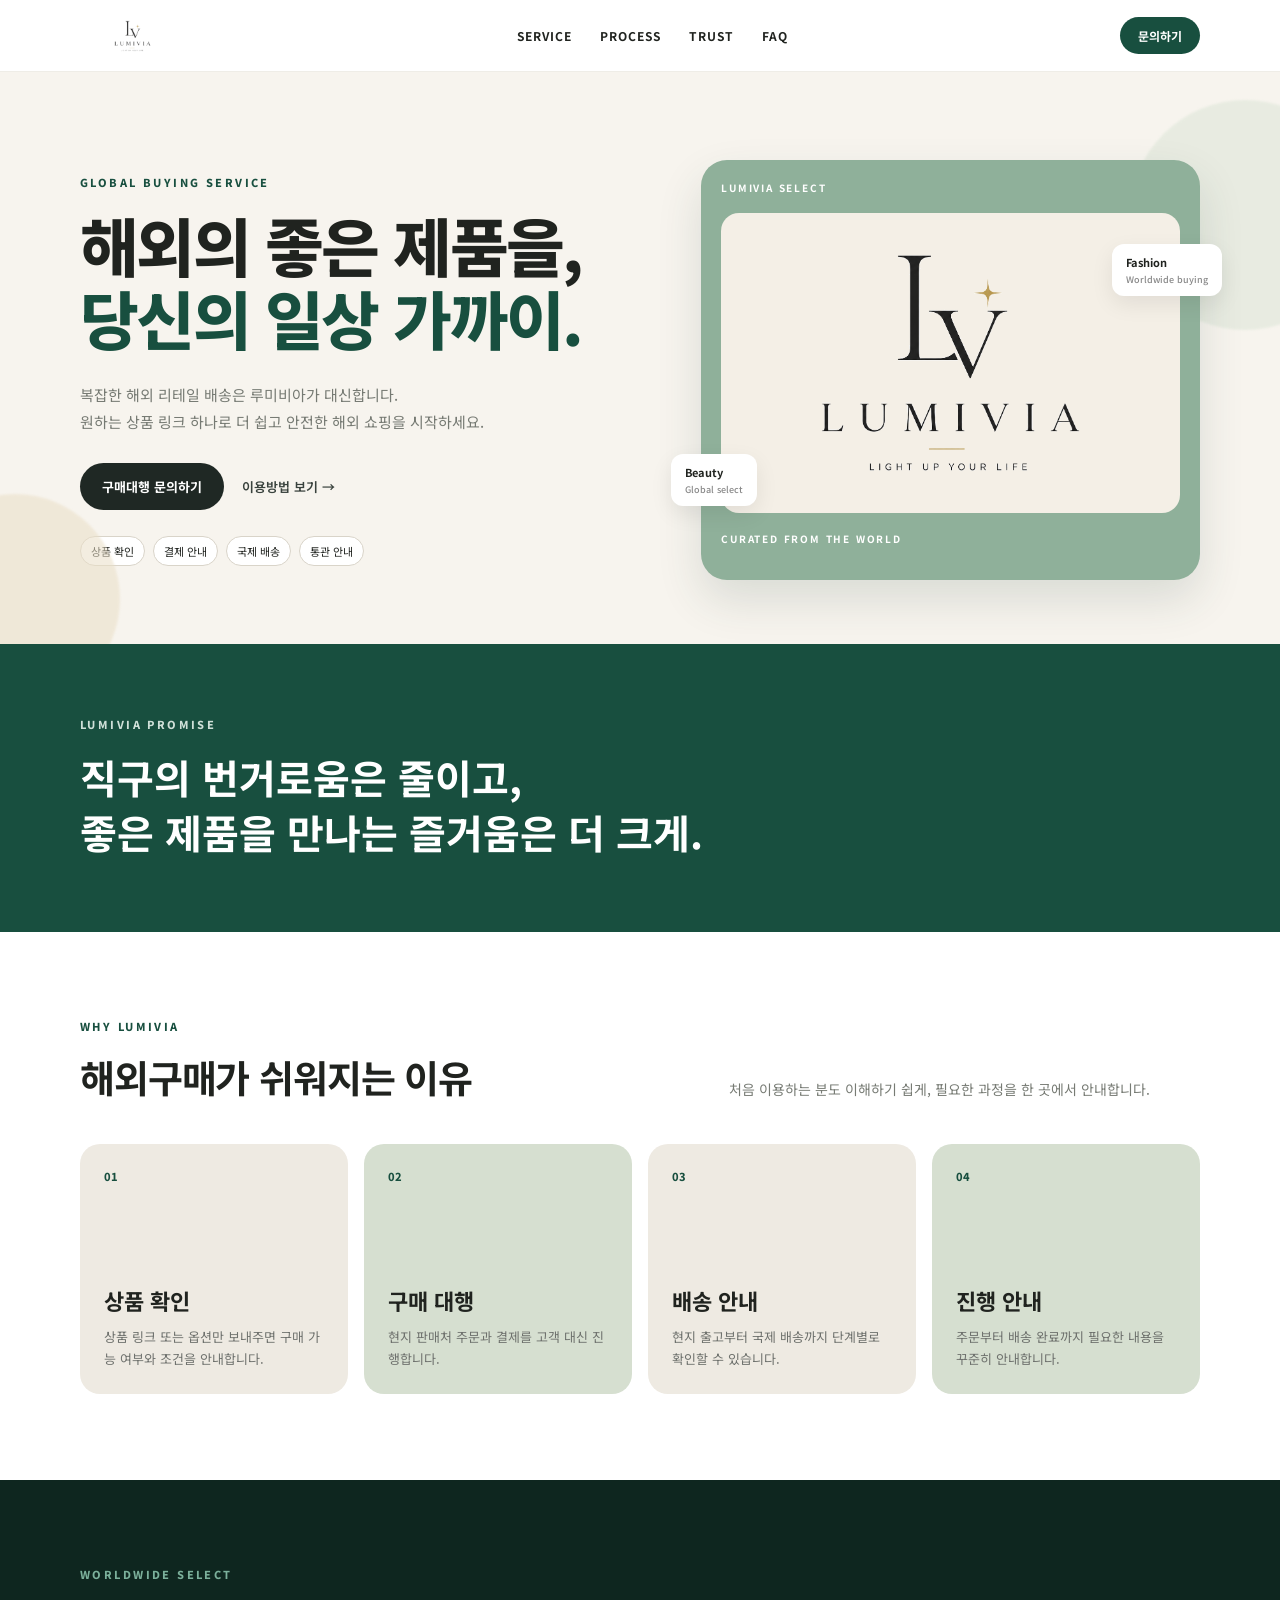
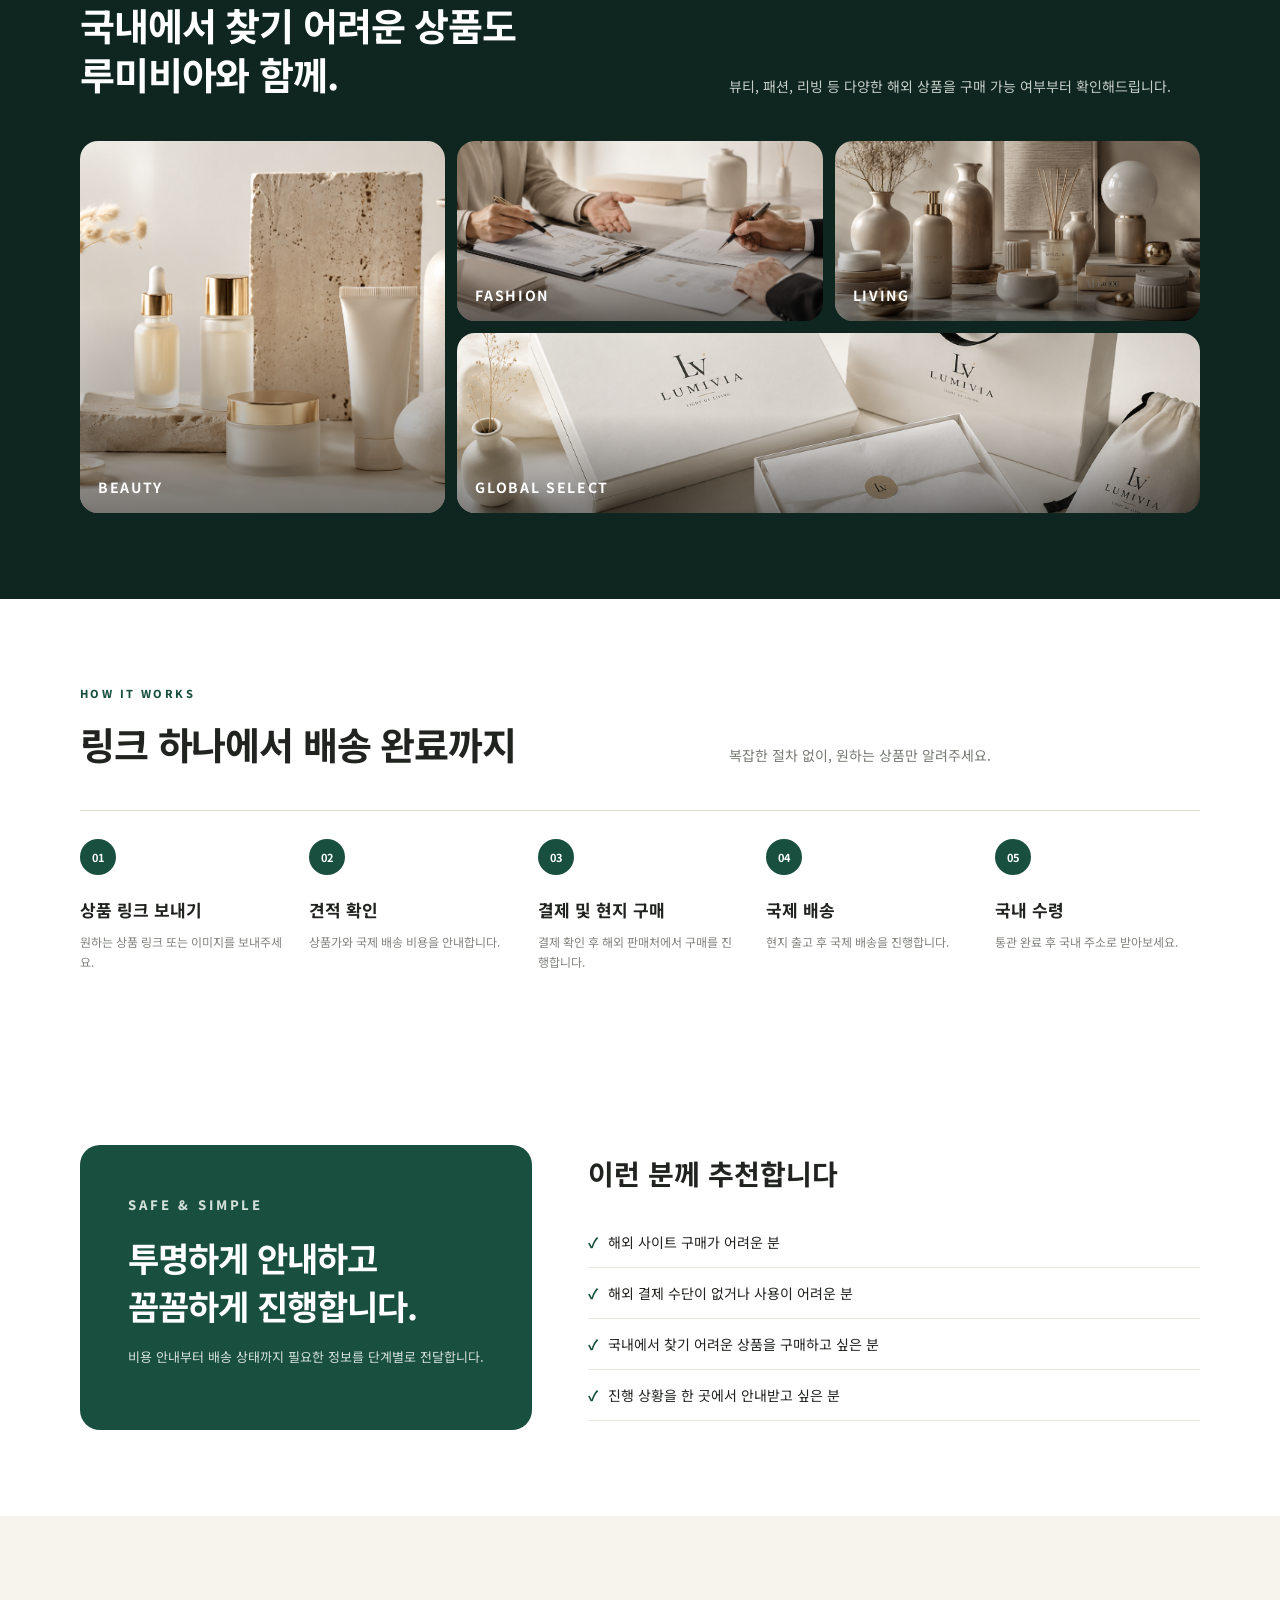
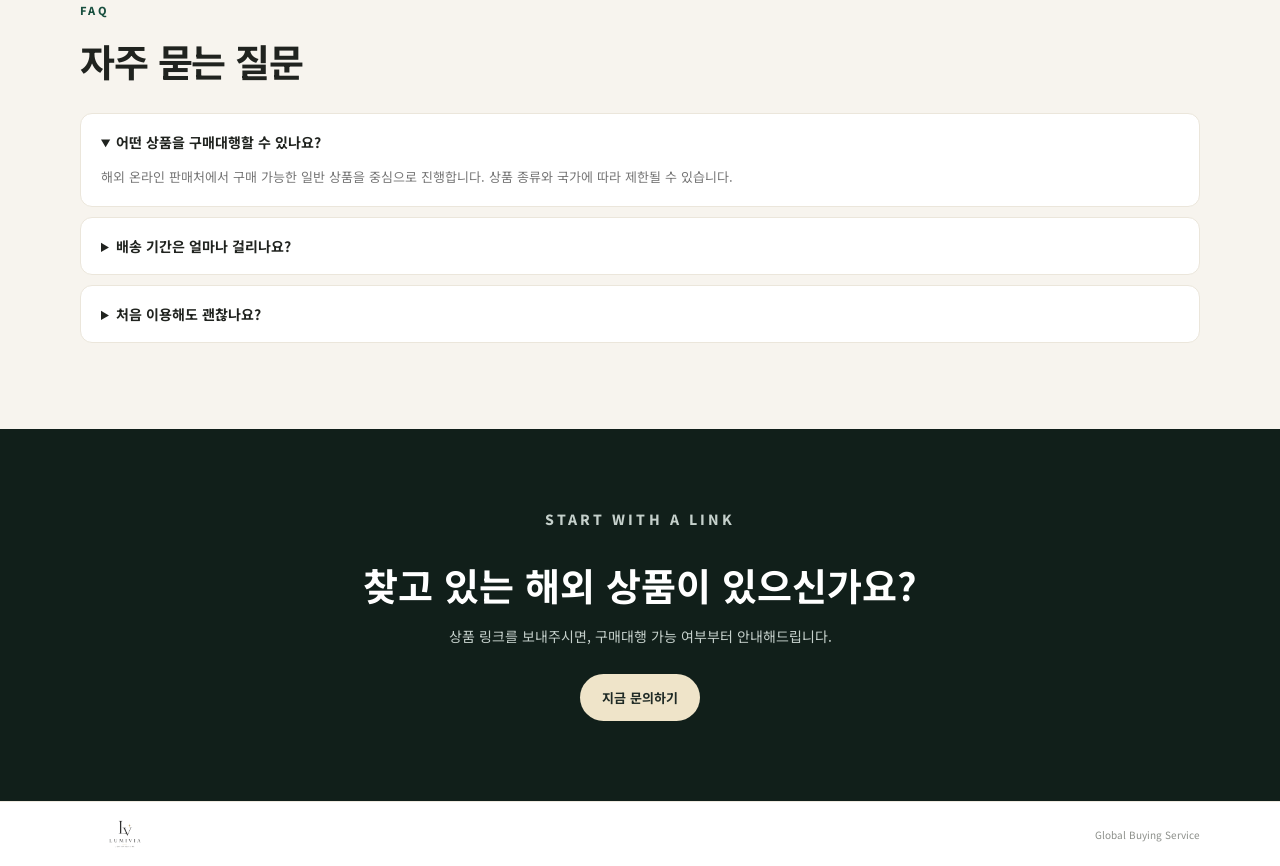
<file: index.html>
<!DOCTYPE html>
<html lang="ko">
<head>
  <meta charset="UTF-8">
  <meta name="viewport" content="width=device-width, initial-scale=1.0">
  <title>LUMIVIA | Global Buying Service</title>
  <meta name="description" content="해외의 좋은 제품을 당신의 일상 가까이. LUMIVIA 글로벌 바잉 서비스">
  <link rel="preconnect" href="https://fonts.googleapis.com">
  <link rel="preconnect" href="https://fonts.gstatic.com" crossorigin>
  <link href="https://fonts.googleapis.com/css2?family=Noto+Sans+KR:wght@400;500;600;700;800&display=swap" rel="stylesheet">
  <link rel="stylesheet" href="style.css">
</head>
<body>
<header class="header">
  <div class="wrap header-inner">
    <a class="brand" href="#top">
      <img src="assets/logo.png" alt="LUMIVIA">
    </a>
    <nav class="nav">
      <a href="#service">SERVICE</a>
      <a href="#process">PROCESS</a>
      <a href="#trust">TRUST</a>
      <a href="#faq">FAQ</a>
    </nav>
    <a class="top-cta" href="#contact">문의하기</a>
  </div>
</header>

<main id="top">
  <section class="hero">
    <div class="hero-blob blob-left"></div>
    <div class="hero-blob blob-right"></div>
    <div class="wrap hero-grid">
      <div class="hero-copy">
        <p class="eyebrow">GLOBAL BUYING SERVICE</p>
        <h1>
          해외의 좋은 제품을,<br>
          <span>당신의 일상 가까이.</span>
        </h1>
        <p class="hero-desc">
          복잡한 해외 리테일 배송은 루미비아가 대신합니다.<br>
          원하는 상품 링크 하나로 더 쉽고 안전한 해외 쇼핑을 시작하세요.
        </p>
        <div class="hero-actions">
          <a class="btn primary" href="#contact">구매대행 문의하기</a>
          <a class="text-link" href="#process">이용방법 보기 →</a>
        </div>
        <div class="chips">
          <span>상품 확인</span><span>결제 안내</span><span>국제 배송</span><span>통관 안내</span>
        </div>
      </div>

      <div class="hero-card">
        <div class="hero-card-head">LUMIVIA SELECT</div>
        <div class="hero-card-inner">
          <img src="assets/logo.png" alt="LUMIVIA SELECT">
        </div>
        <span class="floating-tag tag-fashion">Fashion<br><small>Worldwide buying</small></span>
        <span class="floating-tag tag-beauty">Beauty<br><small>Global select</small></span>
        <div class="hero-card-foot">CURATED FROM THE WORLD</div>
      </div>
    </div>
  </section>

  <section class="promise-band">
    <div class="wrap">
      <p class="eyebrow light">LUMIVIA PROMISE</p>
      <h2>직구의 번거로움은 줄이고,<br>좋은 제품을 만나는 즐거움은 더 크게.</h2>
    </div>
  </section>

  <section id="service" class="section why">
    <div class="wrap">
      <div class="section-intro split">
        <div>
          <p class="eyebrow">WHY LUMIVIA</p>
          <h2>해외구매가 쉬워지는 이유</h2>
        </div>
        <p class="intro-copy">처음 이용하는 분도 이해하기 쉽게, 필요한 과정을 한 곳에서 안내합니다.</p>
      </div>

      <div class="reason-grid">
        <article class="reason-card cream">
          <span>01</span>
          <h3>상품 확인</h3>
          <p>상품 링크 또는 옵션만 보내주면 구매 가능 여부와 조건을 안내합니다.</p>
        </article>
        <article class="reason-card sage">
          <span>02</span>
          <h3>구매 대행</h3>
          <p>현지 판매처 주문과 결제를 고객 대신 진행합니다.</p>
        </article>
        <article class="reason-card cream">
          <span>03</span>
          <h3>배송 안내</h3>
          <p>현지 출고부터 국제 배송까지 단계별로 확인할 수 있습니다.</p>
        </article>
        <article class="reason-card sage">
          <span>04</span>
          <h3>진행 안내</h3>
          <p>주문부터 배송 완료까지 필요한 내용을 꾸준히 안내합니다.</p>
        </article>
      </div>
    </div>
  </section>

  <section class="section showcase">
    <div class="wrap">
      <div class="section-intro split dark-copy">
        <div>
          <p class="eyebrow green-soft">WORLDWIDE SELECT</p>
          <h2>국내에서 찾기 어려운 상품도<br>루미비아와 함께.</h2>
        </div>
        <p class="intro-copy dark">뷰티, 패션, 리빙 등 다양한 해외 상품을 구매 가능 여부부터 확인해드립니다.</p>
      </div>

      <div class="mosaic">
        <article class="tile tile-tall">
          <img src="assets/beauty.png" alt="Beauty">
          <strong>BEAUTY</strong>
        </article>
        <article class="tile">
          <img src="assets/fashion.png" alt="Fashion">
          <strong>FASHION</strong>
        </article>
        <article class="tile">
          <img src="assets/living.png" alt="Living">
          <strong>LIVING</strong>
        </article>
        <article class="tile tile-wide">
          <img src="assets/global.png" alt="Global select">
          <strong>GLOBAL SELECT</strong>
        </article>
      </div>
    </div>
  </section>

  <section id="process" class="section process">
    <div class="wrap">
      <div class="section-intro split">
        <div>
          <p class="eyebrow">HOW IT WORKS</p>
          <h2>링크 하나에서 배송 완료까지</h2>
        </div>
        <p class="intro-copy">복잡한 절차 없이, 원하는 상품만 알려주세요.</p>
      </div>

      <div class="steps">
        <article><span>01</span><h3>상품 링크 보내기</h3><p>원하는 상품 링크 또는 이미지를 보내주세요.</p></article>
        <article><span>02</span><h3>견적 확인</h3><p>상품가와 국제 배송 비용을 안내합니다.</p></article>
        <article><span>03</span><h3>결제 및 현지 구매</h3><p>결제 확인 후 해외 판매처에서 구매를 진행합니다.</p></article>
        <article><span>04</span><h3>국제 배송</h3><p>현지 출고 후 국제 배송을 진행합니다.</p></article>
        <article><span>05</span><h3>국내 수령</h3><p>통관 완료 후 국내 주소로 받아보세요.</p></article>
      </div>
    </div>
  </section>

  <section id="trust" class="section safe">
    <div class="wrap safe-grid">
      <div class="safe-panel">
        <p class="eyebrow light">SAFE & SIMPLE</p>
        <h2>투명하게 안내하고<br>꼼꼼하게 진행합니다.</h2>
        <p>비용 안내부터 배송 상태까지 필요한 정보를 단계별로 전달합니다.</p>
      </div>
      <div class="safe-list">
        <h3>이런 분께 추천합니다</h3>
        <ul>
          <li>해외 사이트 구매가 어려운 분</li>
          <li>해외 결제 수단이 없거나 사용이 어려운 분</li>
          <li>국내에서 찾기 어려운 상품을 구매하고 싶은 분</li>
          <li>진행 상황을 한 곳에서 안내받고 싶은 분</li>
        </ul>
      </div>
    </div>
  </section>

  <section id="faq" class="section faq">
    <div class="wrap">
      <p class="eyebrow">FAQ</p>
      <h2>자주 묻는 질문</h2>
      <div class="faq-list">
        <details open>
          <summary>어떤 상품을 구매대행할 수 있나요?</summary>
          <p>해외 온라인 판매처에서 구매 가능한 일반 상품을 중심으로 진행합니다. 상품 종류와 국가에 따라 제한될 수 있습니다.</p>
        </details>
        <details>
          <summary>배송 기간은 얼마나 걸리나요?</summary>
          <p>판매처 출고 일정, 현지 배송, 국제 배송과 통관 상황에 따라 달라질 수 있습니다.</p>
        </details>
        <details>
          <summary>처음 이용해도 괜찮나요?</summary>
          <p>네. 상품 링크만 보내주시면 필요한 절차를 순서대로 안내드립니다.</p>
        </details>
      </div>
    </div>
  </section>

  <section id="contact" class="final-cta">
    <div class="wrap final-inner">
      <p class="eyebrow light">START WITH A LINK</p>
      <h2>찾고 있는 해외 상품이 있으신가요?</h2>
      <p>상품 링크를 보내주시면, 구매대행 가능 여부부터 안내해드립니다.</p>
      <a class="btn cream-btn" href="#">지금 문의하기</a>
    </div>
  </section>
</main>

<footer class="footer">
  <div class="wrap footer-row">
    <img src="assets/logo.png" alt="LUMIVIA">
    <span>Global Buying Service</span>
  </div>
</footer>
</body>
</html>
</file>
<file: style.css>
:root{
  --cream:#f3efe7;
  --cream2:#f7f4ee;
  --green:#184f3f;
  --green-dark:#0e261f;
  --sage:#d6dfd0;
  --ink:#20231f;
  --muted:#777b74;
  --line:#ded9cf;
}
*{box-sizing:border-box}
html{scroll-behavior:smooth}
body{
  margin:0;
  font-family:"Noto Sans KR","Apple SD Gothic Neo",sans-serif;
  color:var(--ink);
  background:#fff;
}
img{display:block;max-width:100%}
a{text-decoration:none;color:inherit}
.wrap{width:min(1120px,calc(100% - 40px));margin:0 auto}
.header{
  height:72px;
  display:flex;
  align-items:center;
  background:#fff;
  border-bottom:1px solid #efede7;
  position:sticky;top:0;z-index:30;
}
.header-inner{display:flex;align-items:center;justify-content:space-between;gap:32px}
.brand img{width:105px;height:32px;object-fit:contain}
.nav{display:flex;gap:28px;font-size:12px;letter-spacing:.08em;font-weight:700}
.top-cta{background:var(--green);color:#fff;padding:10px 18px;border-radius:999px;font-size:12px;font-weight:700}
.hero{position:relative;overflow:hidden;background:var(--cream2);padding:88px 0 64px}
.hero-grid{display:grid;grid-template-columns:1.05fr .95fr;gap:70px;align-items:center}
.eyebrow{font-size:11px;letter-spacing:.22em;font-weight:800;color:var(--green);margin:0 0 18px}
.hero h1{font-size:64px;line-height:1.14;letter-spacing:-.04em;margin:0;font-weight:800;word-break:keep-all}
.hero h1 span{color:var(--green)}
.hero-desc{margin:28px 0 0;color:#767a73;line-height:1.8;font-size:15px}
.hero-actions{display:flex;align-items:center;gap:18px;margin-top:28px}
.btn{display:inline-flex;align-items:center;justify-content:center;padding:14px 22px;border-radius:999px;font-size:13px;font-weight:700}
.primary{background:#1f2824;color:#fff}
.text-link{font-size:13px;color:#39423d;font-weight:600}
.chips{display:flex;gap:8px;margin-top:26px;flex-wrap:wrap}
.chips span{font-size:11px;padding:6px 10px;border:1px solid #d9d4c9;border-radius:999px;background:#fff}
.hero-card{position:relative;background:#8fb09a;border-radius:26px;padding:20px;min-height:420px;box-shadow:0 20px 45px rgba(42,74,61,.14)}
.hero-card-head,.hero-card-foot{color:#fff;font-size:10px;letter-spacing:.18em;font-weight:700}
.hero-card-inner{background:#f4efe6;border-radius:18px;height:300px;margin:18px 0;display:grid;place-items:center;overflow:hidden}
.hero-card-inner img{width:68%;max-height:78%;object-fit:contain}
.floating-tag{position:absolute;background:#fff;padding:10px 14px;border-radius:12px;font-size:11px;font-weight:700;box-shadow:0 8px 22px rgba(0,0,0,.08)}
.floating-tag small{font-size:9px;color:#888;font-weight:500}
.tag-fashion{right:-22px;top:84px}
.tag-beauty{left:-30px;bottom:74px}
.hero-blob{position:absolute;border-radius:50%;filter:blur(1px);opacity:.55}
.blob-left{width:210px;height:210px;background:#eadfc7;left:-90px;bottom:-60px}
.blob-right{width:230px;height:230px;background:#dce5d7;right:-80px;top:28px}
.promise-band{background:var(--green);color:#fff;padding:72px 0}
.promise-band h2{font-size:40px;line-height:1.38;margin:0;font-weight:700}
.light{color:#cfe0d8}
.section{padding:86px 0}
.split{display:grid;grid-template-columns:1fr .8fr;gap:60px;align-items:end;margin-bottom:42px}
.section h2{font-size:38px;line-height:1.3;margin:0;letter-spacing:-.03em;word-break:keep-all}
.intro-copy{margin:0;color:var(--muted);font-size:14px;line-height:1.7}
.reason-grid{display:grid;grid-template-columns:repeat(4,1fr);gap:16px}
.reason-card{min-height:250px;border-radius:20px;padding:24px;display:flex;flex-direction:column;justify-content:flex-end}
.reason-card span{margin-bottom:auto;color:var(--green);font-size:11px;font-weight:800}
.reason-card h3{font-size:22px;margin:0 0 10px}
.reason-card p{font-size:13px;color:#6e716d;line-height:1.7;margin:0}
.cream{background:#eeeae2}
.sage{background:var(--sage)}
.showcase{background:var(--green-dark);color:#fff}
.green-soft{color:#7bb09b}
.dark-copy .intro-copy{color:#c6cec9}
.mosaic{display:grid;grid-template-columns:1fr 1fr 1fr;grid-template-rows:180px 180px;gap:12px}
.tile{position:relative;overflow:hidden;border-radius:18px}
.tile img{width:100%;height:100%;object-fit:cover}
.tile::after{content:"";position:absolute;inset:0;background:linear-gradient(180deg,transparent 45%,rgba(0,0,0,.5))}
.tile strong{position:absolute;left:18px;bottom:16px;z-index:2;font-size:14px;letter-spacing:.12em}
.tile-tall{grid-row:1/3}
.tile-wide{grid-column:2/4}
.steps{display:grid;grid-template-columns:repeat(5,1fr);gap:24px;border-top:1px solid var(--line);padding-top:28px}
.steps article{position:relative}
.steps span{display:grid;place-items:center;width:36px;height:36px;background:var(--green);color:#fff;border-radius:50%;font-size:11px;font-weight:700;margin-bottom:22px}
.steps h3{font-size:17px;margin:0 0 10px}
.steps p{font-size:12px;color:#81847f;line-height:1.7;margin:0}
.safe{background:#fff}
.safe-grid{display:grid;grid-template-columns:.85fr 1.15fr;gap:56px;align-items:center}
.safe-panel{background:var(--green);color:#fff;padding:48px;border-radius:20px}
.safe-panel h2{font-size:34px;line-height:1.4;margin:0 0 16px}
.safe-panel p{color:#d4e0da;font-size:13px;line-height:1.8}
.safe-list h3{font-size:28px;margin:0 0 24px}
.safe-list ul{list-style:none;padding:0;margin:0}
.safe-list li{padding:15px 0;border-bottom:1px solid #e9e6de;font-size:14px}
.safe-list li::before{content:"✓";color:var(--green);margin-right:10px;font-weight:800}
.faq{background:var(--cream2)}
.faq h2{margin-bottom:28px}
.faq-list{display:grid;gap:10px}
details{background:#fff;border:1px solid #ebe6db;border-radius:12px;padding:18px 20px}
summary{cursor:pointer;font-weight:700;font-size:14px}
details p{font-size:13px;color:#777;line-height:1.7;margin:14px 0 0}
.final-cta{background:#111f1a;color:#fff;padding:80px 0;text-align:center}
.final-inner h2{font-size:38px;margin:0 0 14px}
.final-inner p{color:#c5d0cb;font-size:14px;margin:0 0 28px}
.cream-btn{background:#efe4c9;color:#1f2a25}
.footer{background:#fff;padding:18px 0;border-top:1px solid #eee9df}
.footer-row{display:flex;align-items:center;justify-content:space-between}
.footer img{width:90px;height:28px;object-fit:contain}
.footer span{font-size:10px;color:#8b8e89}
@media(max-width:900px){
  .hero-grid,.split,.safe-grid{grid-template-columns:1fr}
  .hero h1{font-size:46px}
  .reason-grid{grid-template-columns:1fr 1fr}
  .steps{grid-template-columns:1fr 1fr}
  .mosaic{grid-template-columns:1fr 1fr;grid-template-rows:160px 160px 160px}
  .tile-tall{grid-row:1/3}
  .tile-wide{grid-column:1/3}
}
@media(max-width:640px){
  .nav{display:none}
  .hero{padding-top:56px}
  .hero h1{font-size:38px}
  .promise-band h2,.section h2,.final-inner h2{font-size:30px}
  .reason-grid,.steps{grid-template-columns:1fr}
  .mosaic{display:grid;grid-template-columns:1fr;grid-template-rows:auto}
  .tile,.tile-tall,.tile-wide{grid-column:auto;grid-row:auto;height:190px}
  .footer-row{flex-direction:column;gap:10px}
}
</file>
